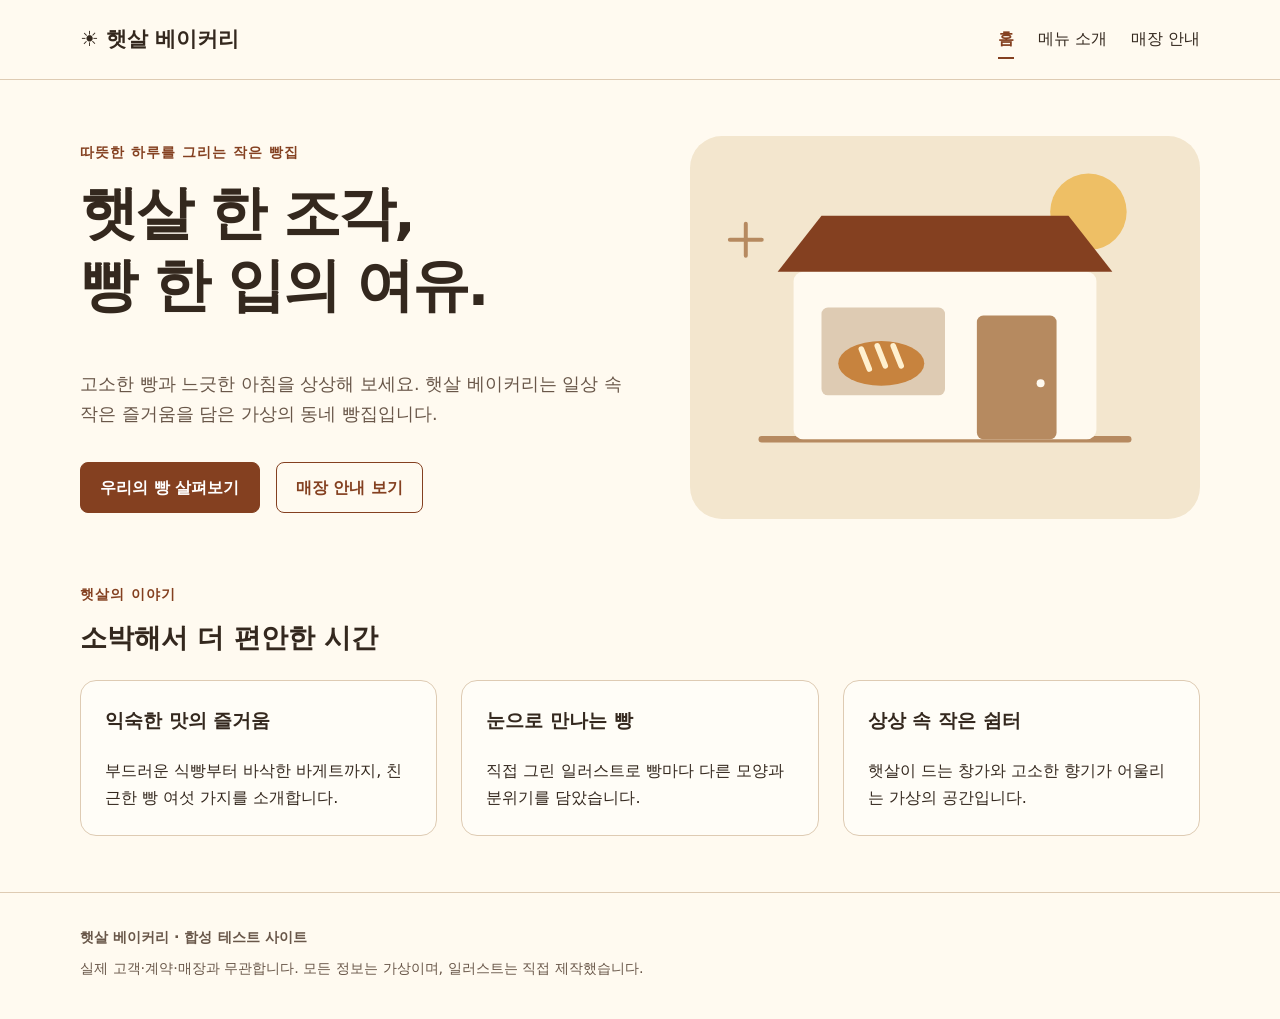
<file: index.html>
<!doctype html>
<html lang="ko">
<head>
  <meta charset="utf-8">
  <meta name="viewport" content="width=device-width, initial-scale=1">
  <meta name="description" content="가상의 햇살 베이커리를 소개하는 합성 테스트 사이트입니다.">
  <title>햇살 베이커리 · 홈</title>
  <link rel="stylesheet" href="assets/css/style.css">
</head>
<body>
  <a class="skip-link" href="#main">본문 바로가기</a>
  <header class="site-header">
    <div class="container header-inner">
      <a class="brand" href="index.html">☀ 햇살 베이커리</a>
      <nav aria-label="주요 메뉴"><ul>
        <li><a href="index.html" aria-current="page">홈</a></li>
        <li><a href="menu.html">메뉴 소개</a></li>
        <li><a href="store.html">매장 안내</a></li>
      </ul></nav>
    </div>
  </header>
  <main id="main" class="container" tabindex="-1">
    <section class="hero" aria-labelledby="hero-title">
      <div>
        <p class="eyebrow">따뜻한 하루를 그리는 작은 빵집</p>
        <h1 id="hero-title">햇살 한 조각,<br>빵 한 입의 여유.</h1>
        <p class="lead">고소한 빵과 느긋한 아침을 상상해 보세요. 햇살 베이커리는 일상 속 작은 즐거움을 담은 가상의 동네 빵집입니다.</p>
        <div class="actions">
          <a class="button" href="menu.html">우리의 빵 살펴보기</a>
          <a class="button secondary" href="store.html">매장 안내 보기</a>
        </div>
      </div>
      <img src="assets/img/bakery.svg" width="640" height="480" alt="햇살 아래 갈색 지붕과 빵이 놓인 창문이 있는 가상의 빵집 일러스트">
    </section>
    <section class="section" aria-labelledby="story-title">
      <p class="eyebrow">햇살의 이야기</p>
      <h2 id="story-title">소박해서 더 편안한 시간</h2>
      <div class="grid">
        <article class="card card-body"><h3>익숙한 맛의 즐거움</h3><p>부드러운 식빵부터 바삭한 바게트까지, 친근한 빵 여섯 가지를 소개합니다.</p></article>
        <article class="card card-body"><h3>눈으로 만나는 빵</h3><p>직접 그린 일러스트로 빵마다 다른 모양과 분위기를 담았습니다.</p></article>
        <article class="card card-body"><h3>상상 속 작은 쉼터</h3><p>햇살이 드는 창가와 고소한 향기가 어울리는 가상의 공간입니다.</p></article>
      </div>
    </section>
  </main>
  <footer class="site-footer"><div class="container">
    <p><strong>햇살 베이커리 · 합성 테스트 사이트</strong></p>
    <p>실제 고객·계약·매장과 무관합니다. 모든 정보는 가상이며, 일러스트는 직접 제작했습니다.</p>
  </div></footer>
</body>
</html>
</file>
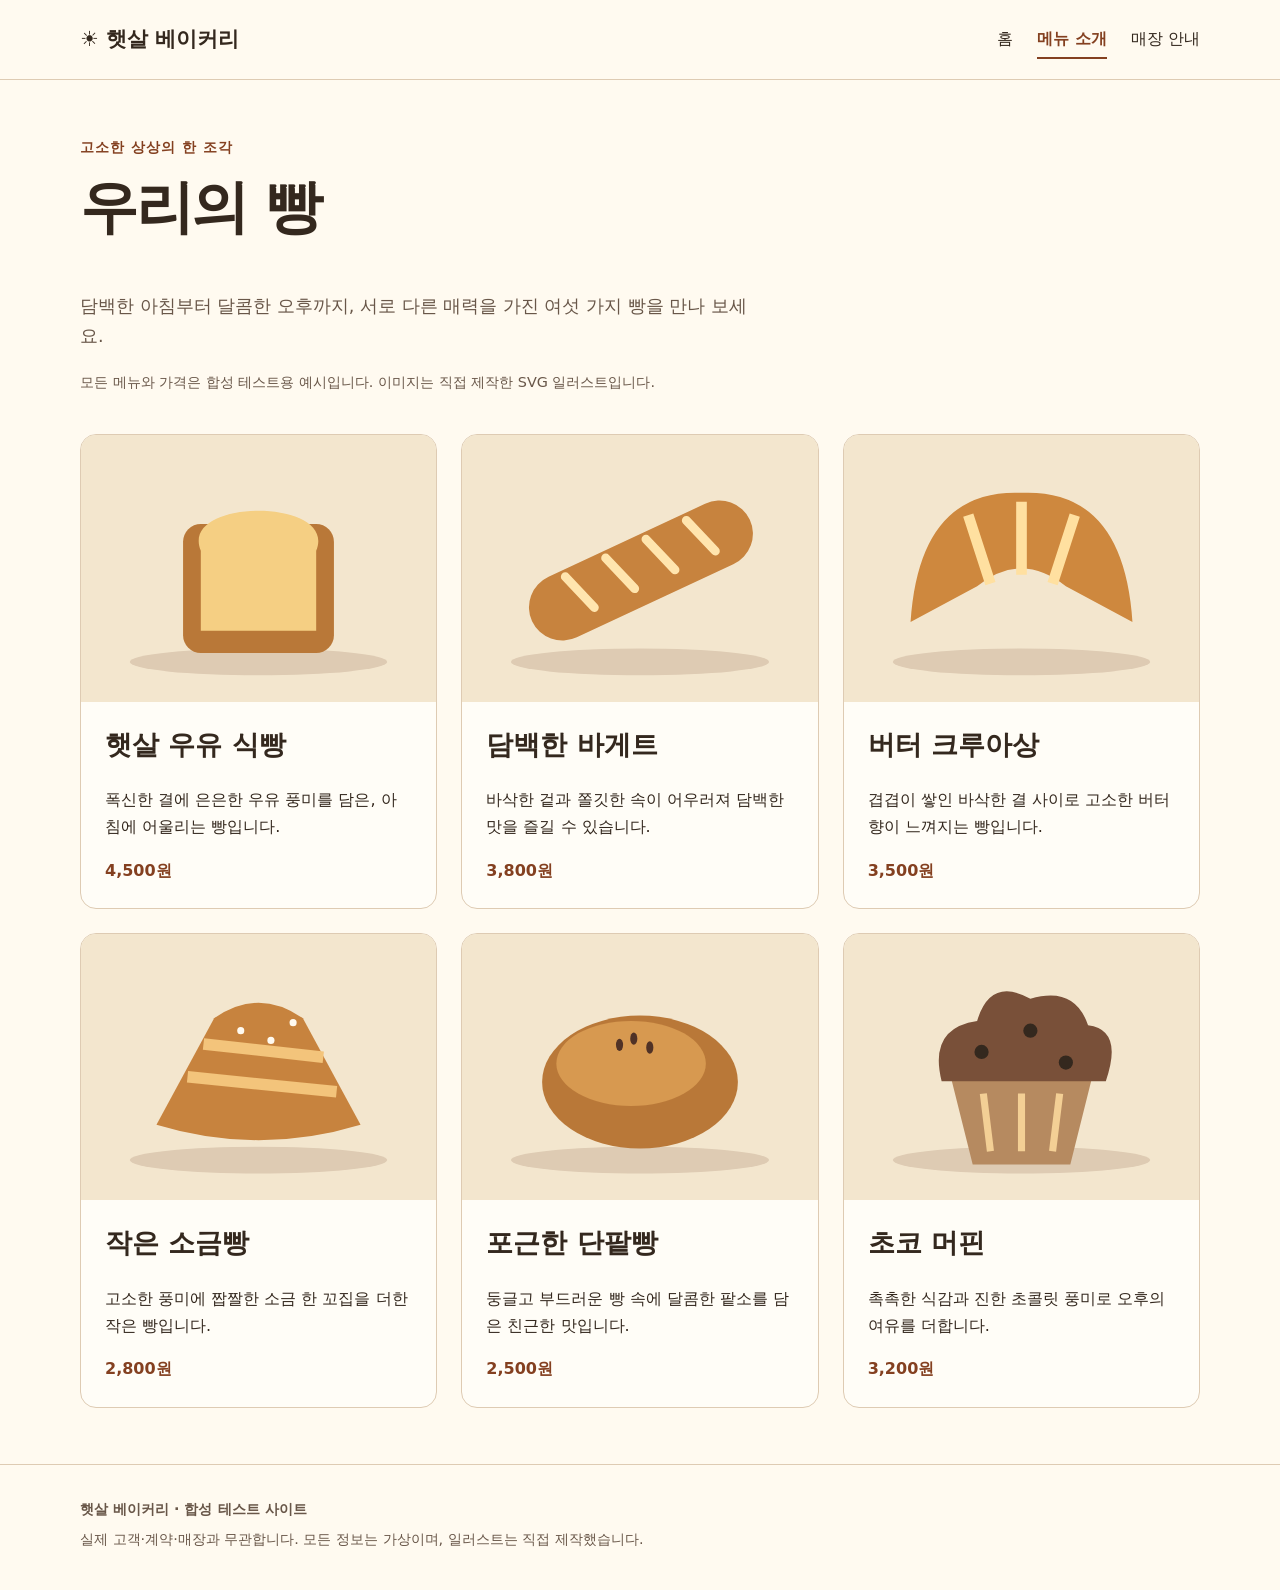
<file: menu.html>
<!doctype html>
<html lang="ko">
<head>
  <meta charset="utf-8">
  <meta name="viewport" content="width=device-width, initial-scale=1">
  <meta name="description" content="가상 빵 여섯 가지의 이름, 설명과 예시 가격을 소개합니다.">
  <title>메뉴 소개 · 햇살 베이커리</title>
  <link rel="stylesheet" href="assets/css/style.css">
</head>
<body>
  <a class="skip-link" href="#main">본문 바로가기</a>
  <header class="site-header">
    <div class="container header-inner">
      <a class="brand" href="index.html">☀ 햇살 베이커리</a>
      <nav aria-label="주요 메뉴"><ul>
        <li><a href="index.html">홈</a></li>
        <li><a href="menu.html" aria-current="page">메뉴 소개</a></li>
        <li><a href="store.html">매장 안내</a></li>
      </ul></nav>
    </div>
  </header>
  <main id="main" class="container" tabindex="-1">
    <section class="page-intro" aria-labelledby="menu-title">
      <p class="eyebrow">고소한 상상의 한 조각</p>
      <h1 id="menu-title">우리의 빵</h1>
      <p class="lead">담백한 아침부터 달콤한 오후까지, 서로 다른 매력을 가진 여섯 가지 빵을 만나 보세요.</p>
      <p class="note">모든 메뉴와 가격은 합성 테스트용 예시입니다. 이미지는 직접 제작한 SVG 일러스트입니다.</p>
    </section>
    <section aria-label="빵 여섯 가지" class="grid">
      <article class="card">
        <img src="assets/img/toast.svg" width="400" height="300" alt="갈색 테두리와 부드러운 속을 그린 식빵 일러스트">
        <div class="card-body"><h2>햇살 우유 식빵</h2><p>폭신한 결에 은은한 우유 풍미를 담은, 아침에 어울리는 빵입니다.</p><p class="price">4,500원</p></div>
      </article>
      <article class="card">
        <img src="assets/img/baguette.svg" width="400" height="300" alt="길쭉한 모양에 사선 칼집이 있는 바게트 일러스트">
        <div class="card-body"><h2>담백한 바게트</h2><p>바삭한 겉과 쫄깃한 속이 어우러져 담백한 맛을 즐길 수 있습니다.</p><p class="price">3,800원</p></div>
      </article>
      <article class="card">
        <img src="assets/img/croissant.svg" width="400" height="300" alt="겹겹이 결을 표현한 초승달 모양 크루아상 일러스트">
        <div class="card-body"><h2>버터 크루아상</h2><p>겹겹이 쌓인 바삭한 결 사이로 고소한 버터 향이 느껴지는 빵입니다.</p><p class="price">3,500원</p></div>
      </article>
      <article class="card">
        <img src="assets/img/salt-roll.svg" width="400" height="300" alt="작은 소금 알갱이를 얹은 돌돌 만 소금빵 일러스트">
        <div class="card-body"><h2>작은 소금빵</h2><p>고소한 풍미에 짭짤한 소금 한 꼬집을 더한 작은 빵입니다.</p><p class="price">2,800원</p></div>
      </article>
      <article class="card">
        <img src="assets/img/red-bean.svg" width="400" height="300" alt="둥근 빵 위에 검은 깨를 얹은 단팥빵 일러스트">
        <div class="card-body"><h2>포근한 단팥빵</h2><p>둥글고 부드러운 빵 속에 달콤한 팥소를 담은 친근한 맛입니다.</p><p class="price">2,500원</p></div>
      </article>
      <article class="card">
        <img src="assets/img/muffin.svg" width="400" height="300" alt="주름진 틀 위로 봉긋하게 올라온 초코 머핀 일러스트">
        <div class="card-body"><h2>초코 머핀</h2><p>촉촉한 식감과 진한 초콜릿 풍미로 오후의 여유를 더합니다.</p><p class="price">3,200원</p></div>
      </article>
    </section>
  </main>
  <footer class="site-footer"><div class="container">
    <p><strong>햇살 베이커리 · 합성 테스트 사이트</strong></p>
    <p>실제 고객·계약·매장과 무관합니다. 모든 정보는 가상이며, 일러스트는 직접 제작했습니다.</p>
  </div></footer>
</body>
</html>
</file>
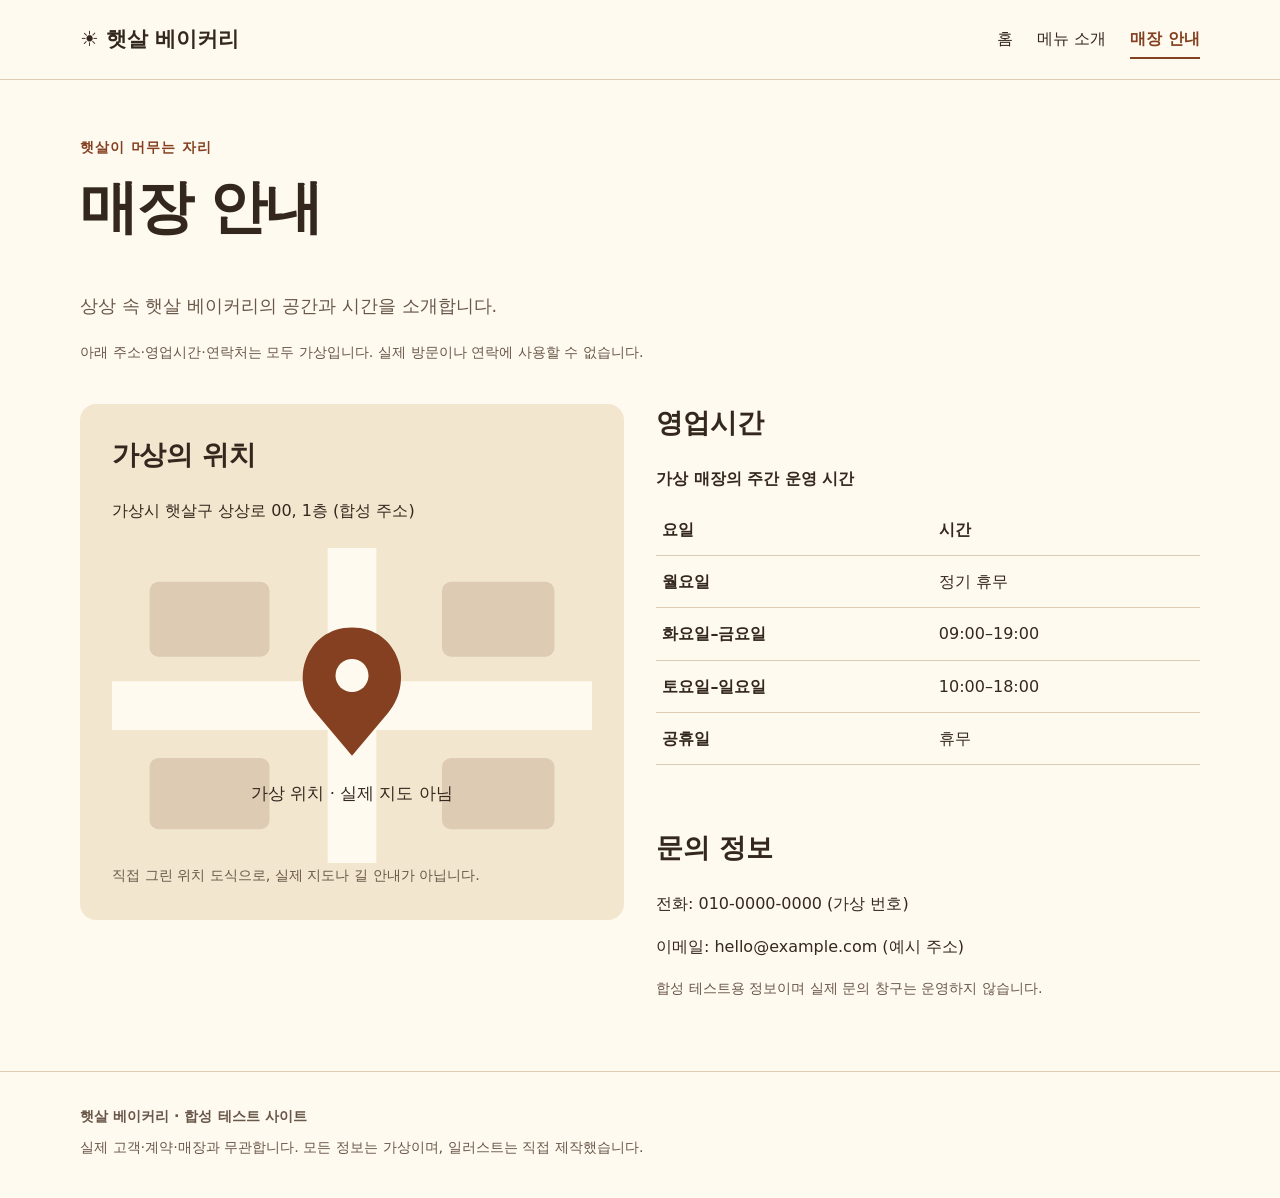
<file: store.html>
<!doctype html>
<html lang="ko">
<head>
  <meta charset="utf-8">
  <meta name="viewport" content="width=device-width, initial-scale=1">
  <meta name="description" content="합성 테스트용 햇살 베이커리의 가상 주소, 영업시간, 문의 정보를 안내합니다.">
  <title>매장 안내 · 햇살 베이커리</title>
  <link rel="stylesheet" href="assets/css/style.css">
</head>
<body>
  <a class="skip-link" href="#main">본문 바로가기</a>
  <header class="site-header">
    <div class="container header-inner">
      <a class="brand" href="index.html">☀ 햇살 베이커리</a>
      <nav aria-label="주요 메뉴"><ul>
        <li><a href="index.html">홈</a></li>
        <li><a href="menu.html">메뉴 소개</a></li>
        <li><a href="store.html" aria-current="page">매장 안내</a></li>
      </ul></nav>
    </div>
  </header>
  <main id="main" class="container" tabindex="-1">
    <section class="page-intro" aria-labelledby="store-title">
      <p class="eyebrow">햇살이 머무는 자리</p>
      <h1 id="store-title">매장 안내</h1>
      <p class="lead">상상 속 햇살 베이커리의 공간과 시간을 소개합니다.</p>
      <p class="note">아래 주소·영업시간·연락처는 모두 가상입니다. 실제 방문이나 연락에 사용할 수 없습니다.</p>
    </section>
    <div class="store-grid">
      <section class="panel" aria-labelledby="location-title">
        <h2 id="location-title">가상의 위치</h2>
        <address>가상시 햇살구 상상로 00, 1층 (합성 주소)</address>
        <figure style="margin: 1.5rem 0 0">
          <img src="assets/img/map.svg" width="640" height="420" alt="상상 속 사거리 중앙에 햇살 베이커리 위치를 표시한 도식. 실제 지리가 아닌 정적 예시입니다.">
          <figcaption class="note">직접 그린 위치 도식으로, 실제 지도나 길 안내가 아닙니다.</figcaption>
        </figure>
      </section>
      <div>
        <section aria-labelledby="hours-title">
          <h2 id="hours-title">영업시간</h2>
          <table>
            <caption>가상 매장의 주간 운영 시간</caption>
            <thead><tr><th scope="col">요일</th><th scope="col">시간</th></tr></thead>
            <tbody>
              <tr><th scope="row">월요일</th><td>정기 휴무</td></tr>
              <tr><th scope="row">화요일–금요일</th><td>09:00–19:00</td></tr>
              <tr><th scope="row">토요일–일요일</th><td>10:00–18:00</td></tr>
              <tr><th scope="row">공휴일</th><td>휴무</td></tr>
            </tbody>
          </table>
        </section>
        <section class="section" aria-labelledby="contact-title">
          <h2 id="contact-title">문의 정보</h2>
          <address>
            <p>전화: 010-0000-0000 (가상 번호)</p>
            <p>이메일: hello@example.com (예시 주소)</p>
          </address>
          <p class="note">합성 테스트용 정보이며 실제 문의 창구는 운영하지 않습니다.</p>
        </section>
      </div>
    </div>
  </main>
  <footer class="site-footer"><div class="container">
    <p><strong>햇살 베이커리 · 합성 테스트 사이트</strong></p>
    <p>실제 고객·계약·매장과 무관합니다. 모든 정보는 가상이며, 일러스트는 직접 제작했습니다.</p>
  </div></footer>
</body>
</html>
</file>
<file: assets/css/style.css>
/* 직접 작성한 공통 스타일: 외부 폰트나 라이브러리를 사용하지 않습니다. */
:root { --paper: #fffaf0; --ink: #34281e; --muted: #695749; --accent: #844020; --line: #decbb3; --cream: #f3e6ce; }
* { box-sizing: border-box; }
body { margin: 0; background: var(--paper); color: var(--ink); font-family: system-ui, sans-serif; line-height: 1.7; }
a { color: var(--accent); text-underline-offset: .25em; }
img { display: block; max-width: 100%; height: auto; }
h1, h2, h3, p { margin-top: 0; }
h1 { font-size: clamp(2rem, 5vw, 3.6rem); line-height: 1.25; letter-spacing: -.04em; }
h2 { font-size: 1.7rem; line-height: 1.4; }
h3 { font-size: 1.2rem; }
:focus-visible { outline: 3px solid var(--accent); outline-offset: 5px; }
.skip-link { position: absolute; top: -100px; left: 1rem; padding: .5rem 1rem; background: white; z-index: 2; }
.skip-link:focus { top: 1rem; }
.container { width: min(1120px, calc(100% - 2.5rem)); margin-inline: auto; }
.site-header { border-bottom: 1px solid var(--line); }
.header-inner { display: flex; justify-content: space-between; align-items: center; gap: 1rem; padding-block: 1.25rem; flex-wrap: wrap; }
.brand { color: var(--ink); font-size: 1.3rem; font-weight: 800; text-decoration: none; }
nav ul { display: flex; flex-wrap: wrap; gap: .5rem 1.5rem; list-style: none; margin: 0; padding: 0; }
nav a { color: var(--ink); display: inline-block; padding-block: .3rem; text-decoration: none; }
nav a[aria-current="page"] { color: var(--accent); font-weight: 700; border-bottom: 2px solid var(--accent); }
main { padding-block: 3.5rem; }
.eyebrow { font-weight: 700; color: var(--accent); letter-spacing: .08em; font-size: .85rem; }
.lead { max-width: 42rem; color: var(--muted); font-size: 1.1rem; }
.hero { display: grid; grid-template-columns: 1.1fr 1fr; align-items: center; gap: 3rem; }
.hero img { width: 100%; border-radius: 2rem; }
.actions { display: flex; flex-wrap: wrap; gap: 1rem; margin-top: 2rem; }
.button { display: inline-block; border: 1px solid var(--accent); border-radius: .5rem; padding: .7rem 1.2rem; background: var(--accent); color: white; text-decoration: none; font-weight: 700; }
.button.secondary { background: transparent; color: var(--accent); }
.section { margin-top: 4rem; }
.grid { display: grid; grid-template-columns: repeat(3, minmax(0, 1fr)); gap: 1.5rem; }
.card { border: 1px solid var(--line); border-radius: 1rem; overflow: hidden; background: #fffdf7; }
.card img { width: 100%; aspect-ratio: 4 / 3; object-fit: cover; }
.card-body { padding: 1.5rem; }
.card p:last-child { margin-bottom: 0; }
.price { color: var(--accent); font-weight: 700; }
.note { color: var(--muted); font-size: .9rem; }
.page-intro { margin-bottom: 2.5rem; }
.store-grid { display: grid; grid-template-columns: 1fr 1fr; gap: 2rem; align-items: start; }
.panel { padding: 2rem; background: var(--cream); border-radius: 1rem; }
address { font-style: normal; overflow-wrap: anywhere; }
table { width: 100%; border-collapse: collapse; }
caption { text-align: left; margin-bottom: .75rem; font-weight: 700; }
th, td { text-align: left; padding: .75rem .4rem; border-bottom: 1px solid var(--line); }
.site-footer { border-top: 1px solid var(--line); padding-block: 2rem; color: var(--muted); font-size: .9rem; }
.site-footer p { margin-bottom: .4rem; }
@media (max-width: 760px) {
  main { padding-block: 2rem; }
  .hero, .store-grid { grid-template-columns: 1fr; gap: 2rem; }
  .grid { grid-template-columns: repeat(2, minmax(0, 1fr)); }
  .section { margin-top: 3rem; }
}
@media (max-width: 480px) {
  .grid { grid-template-columns: 1fr; }
  .header-inner { align-items: flex-start; flex-direction: column; }
  .panel { padding: 1.25rem; }
}
</file>
